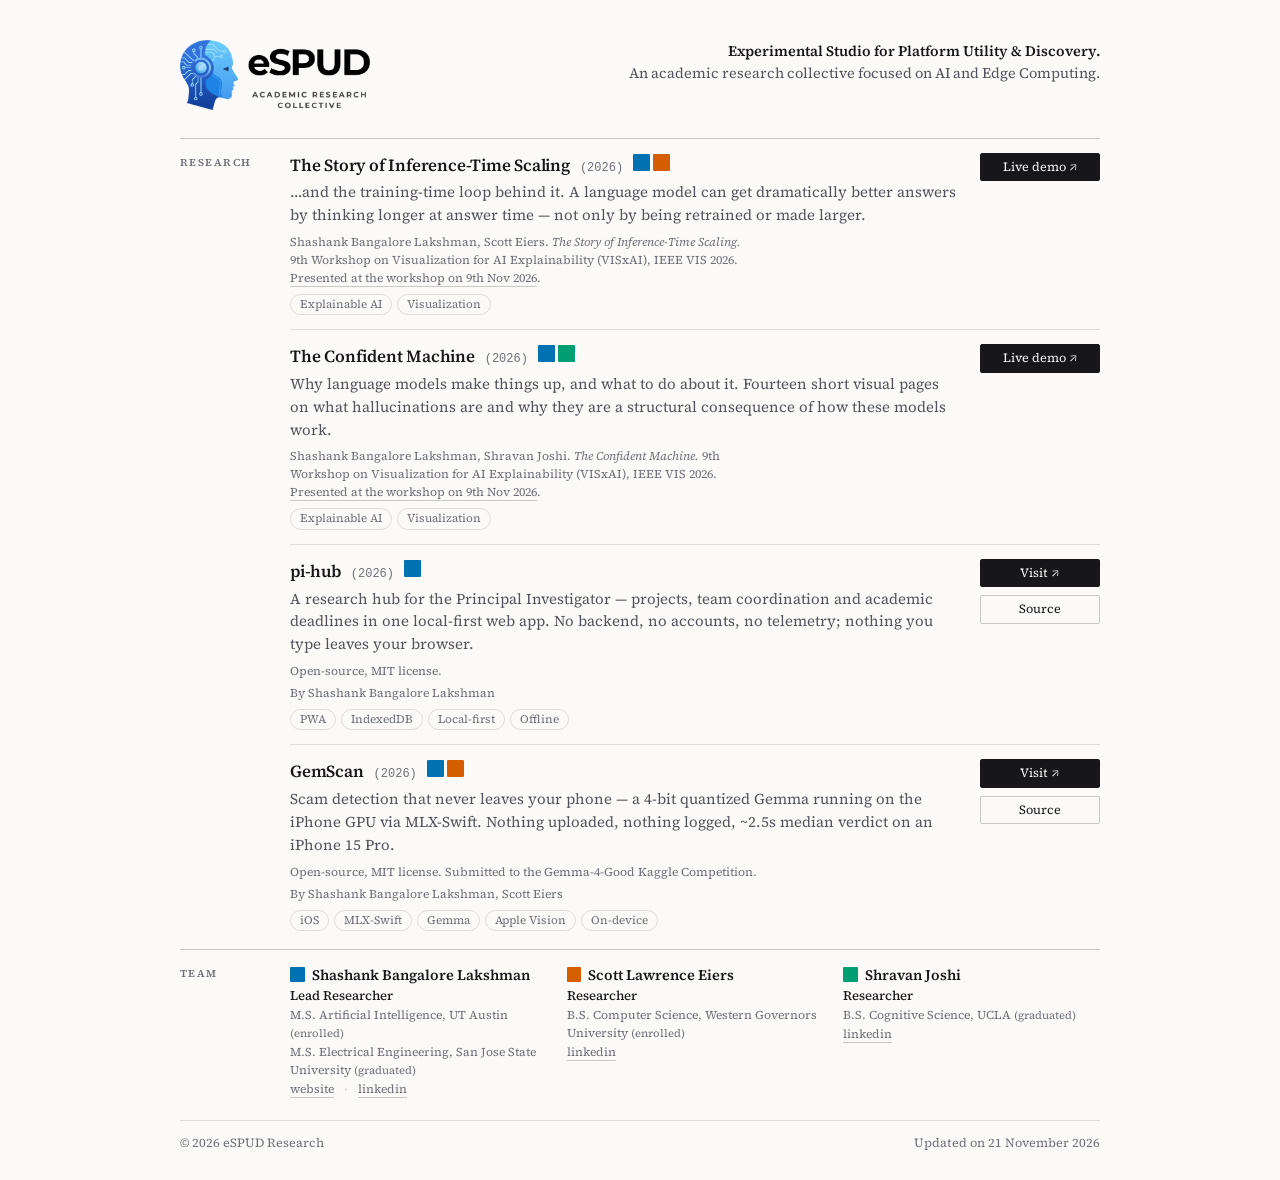
<file: index.html>
<!DOCTYPE html>
<html lang="en">
<head>
  <meta charset="UTF-8" />
  <meta name="viewport" content="width=device-width, initial-scale=1.0" />
  <title>eSPUD — Experimental Studio for Platform Utility &amp; Discovery</title>
  <meta name="description" content="eSPUD (Experimental Studio for Platform Utility &amp; Discovery) is an academic research collective focused on AI and Edge Computing." />
  <meta name="theme-color" content="#FBFAF8" />

  <link rel="icon" type="image/png" href="assets/logo-mark.png?v=2" />
  <link rel="preconnect" href="https://fonts.googleapis.com" />
  <link rel="preconnect" href="https://fonts.gstatic.com" crossorigin />
  <link href="https://fonts.googleapis.com/css2?family=Source+Serif+4:opsz,wght@8..60,400;8..60,600&display=swap" rel="stylesheet" />
  <link rel="stylesheet" href="css/style.css" />
</head>
<body>

  <main class="wrap" id="main" tabindex="-1">

    <div class="head">
      <div class="head-top">
        <img class="head-logo" src="assets/logo.png?v=2" alt="eSPUD — academic research collective" />
        <h1>eSPUD — Experimental Studio for Platform Utility &amp; Discovery</h1>
        <p><strong>Experimental Studio for Platform Utility &amp; Discovery.</strong><br /> An academic research collective focused on AI and Edge Computing.</p>
      </div>
    </div>

    <section class="sec" id="research">
      <h2>Research</h2>
      <div>
        <article class="row" id="inference-time-scaling">
          <div class="row-main">
          <div class="row-top">
            <h3>The Story of Inference-Time Scaling</h3>
            <span class="year">(2026)</span>
            <span class="who" role="img" aria-label="Contributors: Shashank Bangalore Lakshman, Scott Lawrence Eiers"><i class="m m-sbl" title="Shashank Bangalore Lakshman"></i><i class="m m-sle" title="Scott Lawrence Eiers"></i></span>
          </div>
          <p>…and the training-time loop behind it. A language model can get dramatically better answers by thinking longer at answer time — not only by being retrained or made larger.</p>
          <p class="cite">
            Shashank Bangalore Lakshman, Scott Eiers.
            <em>The Story of Inference-Time Scaling.</em>
            9th Workshop on Visualization for AI Explainability (VISxAI), IEEE VIS 2026. <a href="https://ieeevis.org/year/2026/program/session/w-visxai-visxai-2/" target="_blank" rel="noopener">Presented at the workshop on 9th Nov 2026</a>.
          </p>
          <div class="tags">
            <span>Explainable AI</span><span>Visualization</span>
          </div>
          </div>
          <div class="actions">
            <a class="btn" href="https://inferencetimescaling.espud.org" target="_blank" rel="noopener">Live demo ↗</a>
          </div>
        </article>

        <article class="row" id="confident-machine">
          <div class="row-main">
          <div class="row-top">
            <h3>The Confident Machine</h3>
            <span class="year">(2026)</span>
            <span class="who" role="img" aria-label="Contributors: Shashank Bangalore Lakshman, Shravan Joshi"><i class="m m-sbl" title="Shashank Bangalore Lakshman"></i><i class="m m-sj" title="Shravan Joshi"></i></span>
          </div>
          <p>Why language models make things up, and what to do about it. Fourteen short visual pages on what hallucinations are and why they are a structural consequence of how these models work.</p>
          <p class="cite">
            Shashank Bangalore Lakshman, Shravan Joshi.
            <em>The Confident Machine.</em>
            9th Workshop on Visualization for AI Explainability (VISxAI), IEEE VIS 2026. <a href="https://ieeevis.org/year/2026/program/session/w-visxai-visxai-2/" target="_blank" rel="noopener">Presented at the workshop on 9th Nov 2026</a>.
          </p>
          <div class="tags">
            <span>Explainable AI</span><span>Visualization</span>
          </div>
          </div>
          <div class="actions">
            <a class="btn" href="https://theconfidentmachine.espud.org/" target="_blank" rel="noopener">Live demo ↗</a>
          </div>
        </article>
        <article class="row" id="pi-hub">
          <div class="row-main">
          <div class="row-top">
            <h3>pi-hub</h3>
            <span class="year">(2026)</span>
            <span class="who" role="img" aria-label="Contributors: Shashank Bangalore Lakshman"><i class="m m-sbl" title="Shashank Bangalore Lakshman"></i></span>
          </div>
          <p>A research hub for the Principal Investigator — projects, team coordination and academic deadlines in one local-first web app. No backend, no accounts, no telemetry; nothing you type leaves your browser.</p>
          <p class="cite">Open-source, MIT license.</p>
          <div class="meta">By Shashank Bangalore Lakshman</div>
          <div class="tags">
            <span>PWA</span><span>IndexedDB</span><span>Local-first</span><span>Offline</span>
          </div>
          </div>
          <div class="actions">
            <a class="btn" href="https://pi-hub-eight.vercel.app/" target="_blank" rel="noopener">Visit ↗</a>
            <a class="btn btn-ghost" href="https://github.com/eSPUD/PI-hub" target="_blank" rel="noopener">Source</a>
          </div>
        </article>

        <article class="row" id="gemscan">
          <div class="row-main">
          <div class="row-top">
            <h3>GemScan</h3>
            <span class="year">(2026)</span>
            <span class="who" role="img" aria-label="Contributors: Shashank Bangalore Lakshman, Scott Lawrence Eiers"><i class="m m-sbl" title="Shashank Bangalore Lakshman"></i><i class="m m-sle" title="Scott Lawrence Eiers"></i></span>
          </div>
          <p>Scam detection that never leaves your phone — a 4-bit quantized Gemma running on the iPhone GPU via MLX-Swift. Nothing uploaded, nothing logged, ~2.5s median verdict on an iPhone 15 Pro.</p>
          <p class="cite">Open-source, MIT license. Submitted to the Gemma-4-Good Kaggle Competition.</p>
          <div class="meta">By Shashank Bangalore Lakshman, Scott Eiers</div>
          <div class="tags">
            <span>iOS</span><span>MLX-Swift</span><span>Gemma</span><span>Apple Vision</span><span>On-device</span>
          </div>
          </div>
          <div class="actions">
            <a class="btn" href="https://gemscan.github.io/GemScan/" target="_blank" rel="noopener">Visit ↗</a>
            <a class="btn btn-ghost" href="https://github.com/GemScan/GemScan" target="_blank" rel="noopener">Source</a>
          </div>
        </article>
      </div>
    </section>

    <section class="sec" id="team">
      <h2>Team</h2>
      <div class="people">
        <div class="person">
          <b><i class="m m-sbl"></i>Shashank Bangalore Lakshman</b>
          <span class="role">Lead Researcher</span>
          <span>M.S. Artificial Intelligence, UT Austin <i class="standing">enrolled</i></span>
          <span>M.S. Electrical Engineering, San Jose State University <i class="standing">graduated</i></span>
          <span>
            <a href="https://shashankbl.github.io" target="_blank" rel="noopener">website</a>
            <span class="sep">·</span> <a href="https://www.linkedin.com/in/shashankbl/" target="_blank" rel="noopener">linkedin</a>
          </span>
        </div>
        <div class="person">
          <b><i class="m m-sle"></i>Scott Lawrence Eiers</b>
          <span class="role">Researcher</span>
          <span>B.S. Computer Science, Western Governors University <i class="standing">enrolled</i></span>
          <span>
            <a href="https://www.linkedin.com/in/scott-eiers-a3403a244/" target="_blank" rel="noopener">linkedin</a>
          </span>
        </div>
        <div class="person">
          <b><i class="m m-sj"></i>Shravan Joshi</b>
          <span class="role">Researcher</span>
          <span>B.S. Cognitive Science, UCLA <i class="standing">graduated</i></span>
          <span>
            <a href="https://www.linkedin.com/in/shravanjoshi-ca/" target="_blank" rel="noopener">linkedin</a>
          </span>
        </div>
      </div>
    </section>

    <div class="foot">
      <span>© <span id="year">2026</span> eSPUD Research</span>
      <span class="updated">Updated on 21 November 2026</span>
    </div>

  </main>

  <script src="js/main.js"></script>
  <script src="js/keyboard.js"></script>
</body>
</html>
</file>
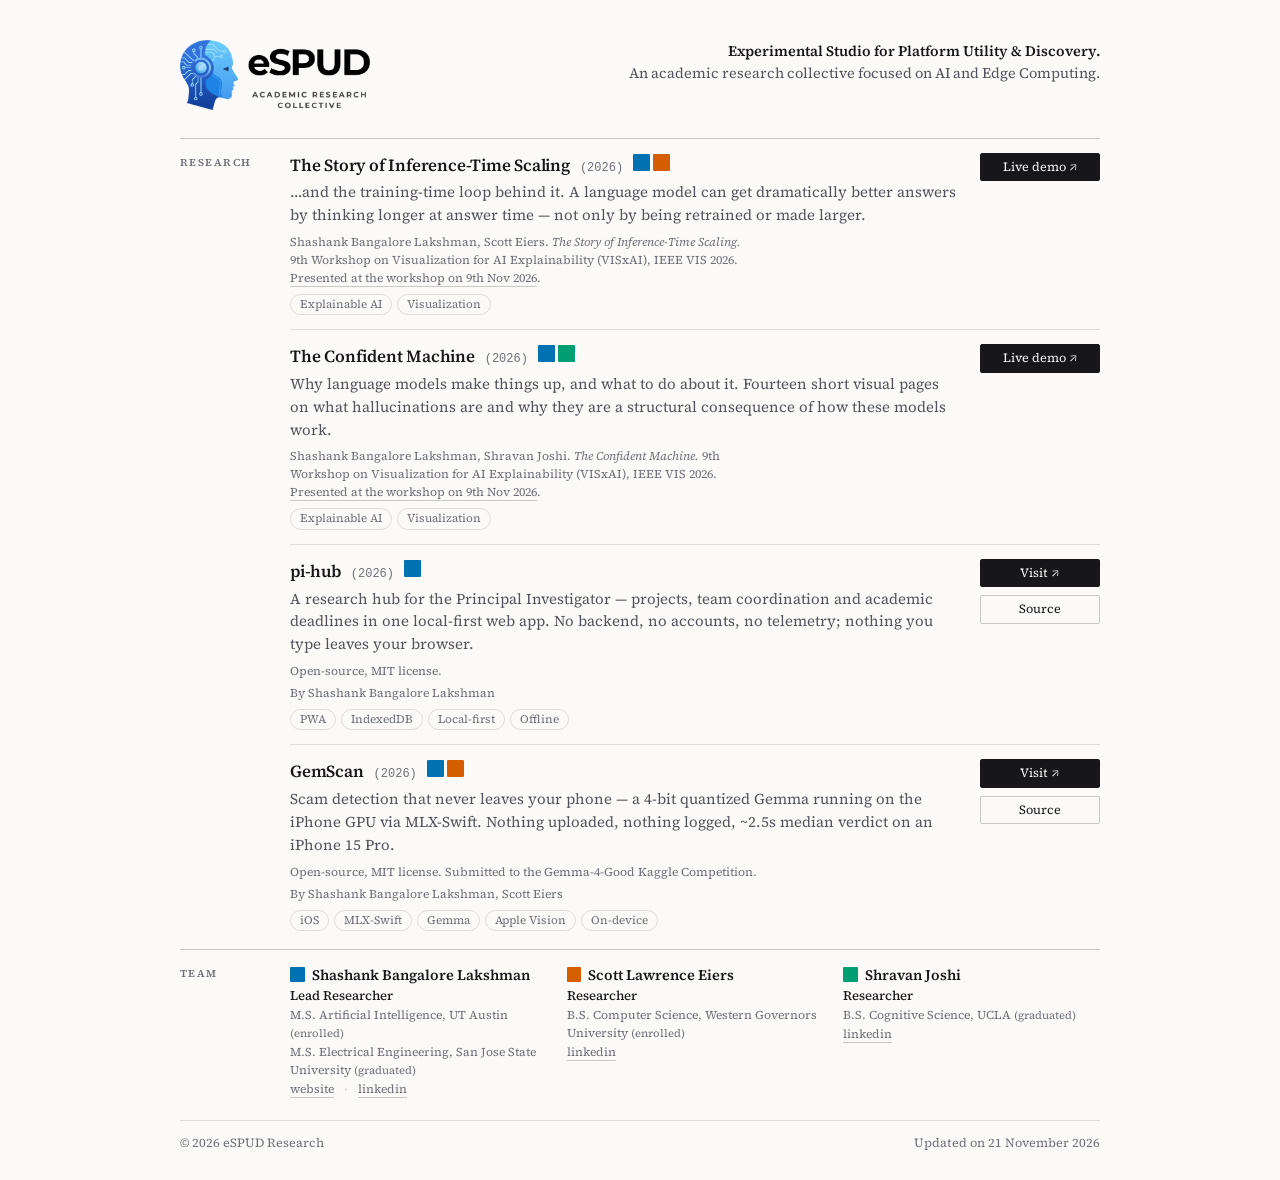
<file: projects.html>
<!DOCTYPE html>
<html lang="en">
<head>
  <meta charset="UTF-8" />
  <meta name="viewport" content="width=device-width, initial-scale=1.0" />
  <title>eSPUD</title>
  <link rel="canonical" href="https://espud.org/#research" />
  <meta name="robots" content="noindex" />
  <!-- The site is a single page now; this stub keeps the old URL working. -->
  <meta http-equiv="refresh" content="0; url=/#research" />
  <script>
    // Forward per-item deep links (e.g. /research.html#confident-machine)
    // to the matching row, falling back to the section.
    location.replace('/' + (location.hash || '#research'));
  </script>
</head>
<body>
  <p>Moved to <a href="/#research">espud.org/#research</a>.</p>
</body>
</html>
</file>
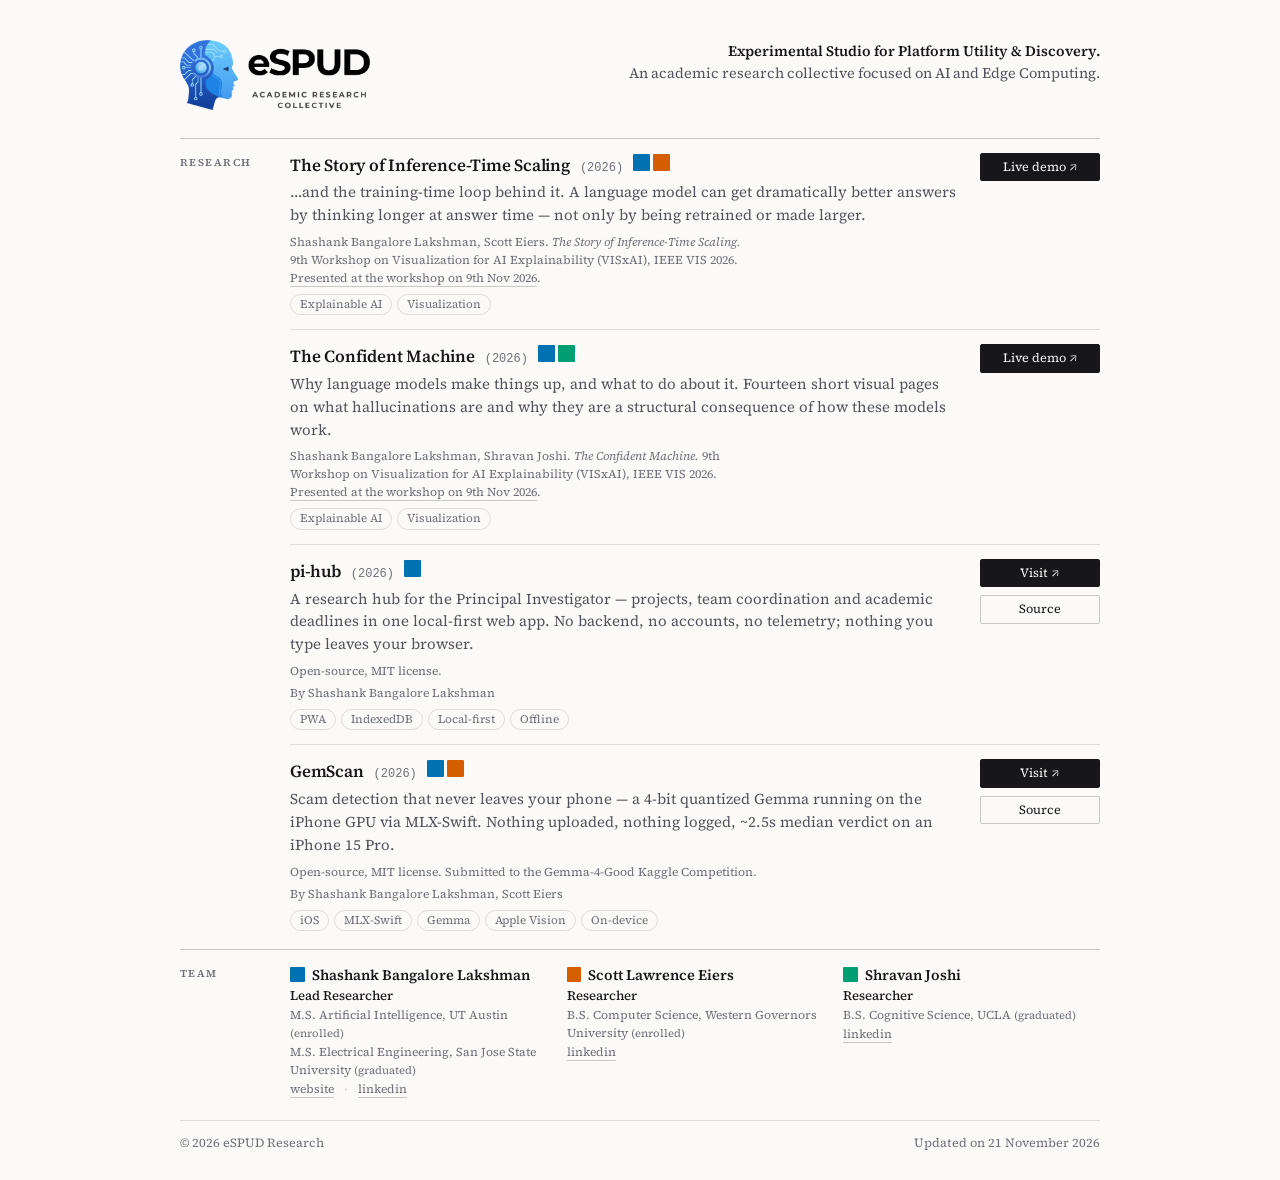
<file: team.html>
<!DOCTYPE html>
<html lang="en">
<head>
  <meta charset="UTF-8" />
  <meta name="viewport" content="width=device-width, initial-scale=1.0" />
  <title>eSPUD</title>
  <link rel="canonical" href="https://espud.org/#team" />
  <meta name="robots" content="noindex" />
  <!-- The site is a single page now; this stub keeps the old URL working. -->
  <meta http-equiv="refresh" content="0; url=/#team" />
  <script>
    // Forward per-item deep links (e.g. /research.html#confident-machine)
    // to the matching row, falling back to the section.
    location.replace('/' + (location.hash || '#team'));
  </script>
</head>
<body>
  <p>Moved to <a href="/#team">espud.org/#team</a>.</p>
</body>
</html>
</file>
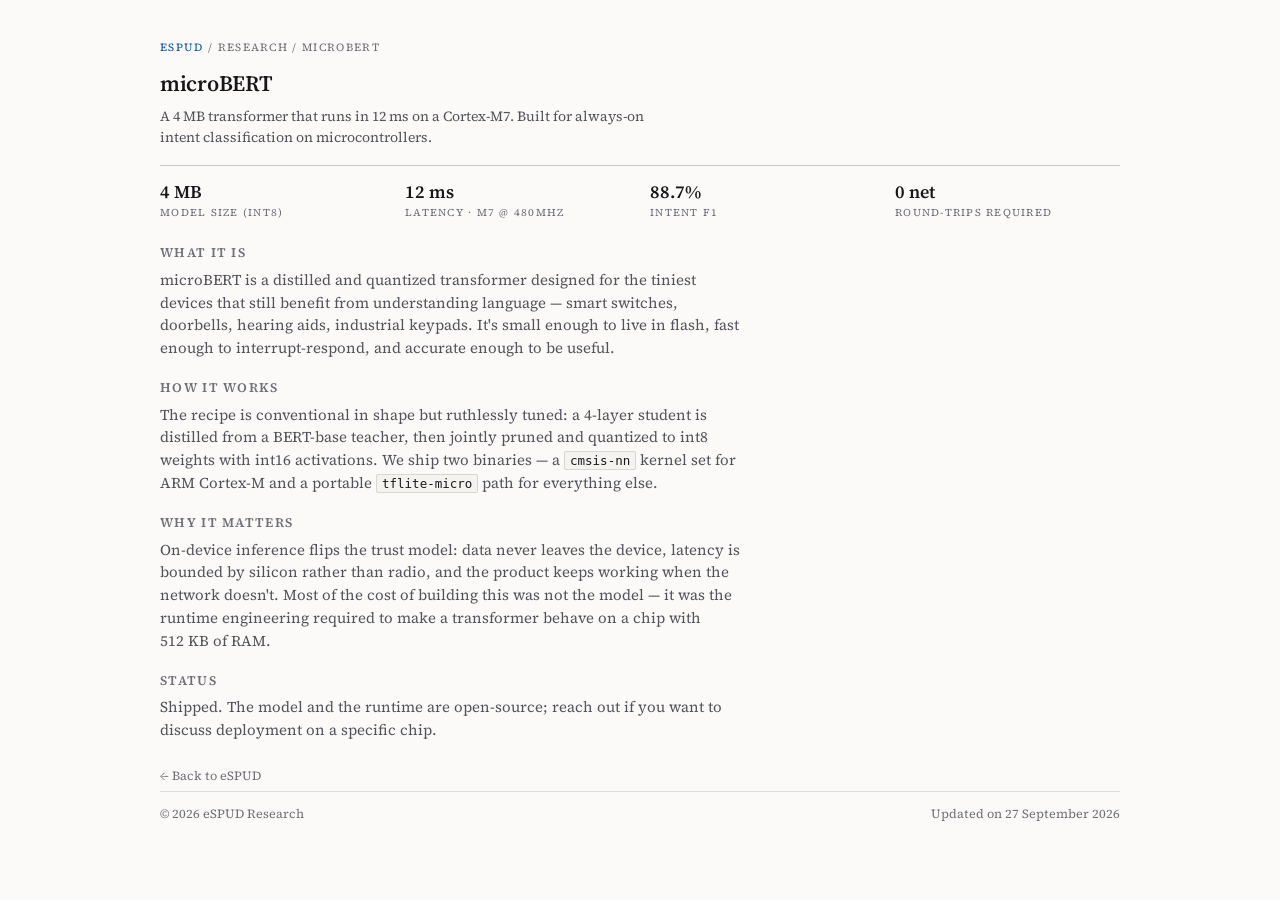
<file: projects/microbert.html>
<!DOCTYPE html>
<html lang="en">
<head>
  <meta charset="UTF-8" />
  <meta name="viewport" content="width=device-width, initial-scale=1.0" />
  <title>microBERT — eSPUD</title>
  <meta name="description" content="microBERT: a 4MB transformer that runs in 12ms on a Cortex-M7." />

  <meta name="theme-color" content="#FBFAF8" />

  <link rel="icon" type="image/png" href="../assets/logo-mark.png?v=2" />
  <link rel="preconnect" href="https://fonts.googleapis.com" />
  <link rel="preconnect" href="https://fonts.gstatic.com" crossorigin />
  <link href="https://fonts.googleapis.com/css2?family=Source+Serif+4:opsz,wght@8..60,400;8..60,600&display=swap" rel="stylesheet" />
  <link rel="stylesheet" href="../css/style.css" />

</head>
<body>

  <main class="page wrap" id="main" tabindex="-1">
      <div class="crumbs"><a href="/">eSPUD</a> / Research / microBERT</div>
      <h1>microBERT</h1>
      <p class="lede">A 4&nbsp;MB transformer that runs in 12&nbsp;ms on a Cortex-M7. Built for always-on intent classification on microcontrollers.</p>

      <div class="stat-row">
        <div class="stat-card"><div class="num">4&nbsp;MB</div><div class="lbl">Model size (int8)</div></div>
        <div class="stat-card"><div class="num">12&nbsp;ms</div><div class="lbl">Latency · M7 @ 480MHz</div></div>
        <div class="stat-card"><div class="num">88.7%</div><div class="lbl">Intent F1</div></div>
        <div class="stat-card"><div class="num">0&nbsp;net</div><div class="lbl">Round-trips required</div></div>
      </div>

      <div class="prose">
        <h2>What it is</h2>
        <p>microBERT is a distilled and quantized transformer designed for the tiniest devices that still benefit from understanding language — smart switches, doorbells, hearing aids, industrial keypads. It's small enough to live in flash, fast enough to interrupt-respond, and accurate enough to be useful.</p>

        <h2>How it works</h2>
        <p>The recipe is conventional in shape but ruthlessly tuned: a 4-layer student is distilled from a BERT-base teacher, then jointly pruned and quantized to int8 weights with int16 activations. We ship two binaries — a <code>cmsis-nn</code> kernel set for ARM Cortex-M and a portable <code>tflite-micro</code> path for everything else.</p>

        <h2>Why it matters</h2>
        <p>On-device inference flips the trust model: data never leaves the device, latency is bounded by silicon rather than radio, and the product keeps working when the network doesn't. Most of the cost of building this was not the model — it was the runtime engineering required to make a transformer behave on a chip with 512&nbsp;KB of RAM.</p>

        <h2>Status</h2>
        <p>Shipped. The model and the runtime are open-source; reach out if you want to discuss deployment on a specific chip.</p>

        <a class="back-link" href="/">← Back to eSPUD</a>
      </div>
  </main>

  <div class="wrap foot">
    <span>© <span id="year">2026</span> eSPUD Research</span>
    <span class="updated">Updated on 27 September 2026</span>
  </div>

  <script>
    document.getElementById('year').textContent = new Date().getFullYear();
  </script>
  <script src="../js/keyboard.js"></script>
</body>
</html>
</file>
<file: css/style.css>
/* =========================================================
   eSPUD — single page, single typeface, minimal whitespace
   Source Serif 4 only: hierarchy comes from size, weight, colour
   and tracking, never from a second family.
   ========================================================= */

:root {
  --bg:      #FBFAF8;   /* warm paper */
  --bg-2:    #F5F3EF;
  --text:    #17171A;   /* ink */
  --dim:     #52535A;
  --mute:    #6F7078;
  --rule:    rgba(23,23,26,0.13);
  --rule-2:  rgba(23,23,26,0.22);
  --accent:  #0B52B0;   /* the logo's blue, darkened to 7:1 on paper */

  /* One marker colour per member. Okabe-Ito blue / vermillion /
     bluish-green: the canonical set chosen to stay distinguishable
     under every common colour-vision deficiency. */
  --who-sbl: #0072B2;
  --who-sle: #D55E00;
  --who-sj:  #009E73;

  --font: 'Source Serif 4', Iowan Old Style, Charter, Georgia, serif;
  --wrap:  960px;
  --label: 90px;        /* the left rail every section hangs off */
  --action: 120px;      /* the matching right rail the buttons sit in */
  --radius: 2px;

  color-scheme: light;  /* light UA widgets + scrollbars on dark-mode systems */
}

* { box-sizing: border-box; }

html, body {
  margin: 0; padding: 0;
  background: var(--bg);
  color: var(--text);
  font-family: var(--font);
  font-size: 15px;
  line-height: 1.52;
  -webkit-font-smoothing: antialiased;
  -moz-osx-font-smoothing: grayscale;
  scroll-behavior: smooth;
}
img { display: block; max-width: 100%; }
a { color: inherit; text-decoration: none; }
button { font-family: inherit; cursor: pointer; }
h1, h2, h3 { font-weight: 600; letter-spacing: -0.012em; }

.wrap { max-width: var(--wrap); margin: 0 auto; padding: 0 20px; }

/* =========================================================
   ACCESSIBILITY
   ========================================================= */
:focus-visible { outline: 2px solid var(--accent); outline-offset: 2px; border-radius: var(--radius); }
*:focus:not(:focus-visible) { outline: none; }
[tabindex="-1"]:focus { outline: none; }

.skip-link {
  position: fixed;
  top: 8px; left: 50%;
  transform: translate(-50%, -180%);
  z-index: 2000;
  background: var(--text); color: var(--bg);
  font-size: 13px; font-weight: 500;
  padding: 7px 14px;
  border-radius: var(--radius);
  transition: transform .2s ease;
}
.skip-link:focus-visible { transform: translate(-50%, 0); outline: 2px solid var(--accent); }

.to-top {
  position: fixed;
  bottom: 16px; right: 16px;
  z-index: 60;
  width: 32px; height: 32px;
  display: grid; place-items: center;
  border: 0; border-radius: var(--radius);
  background: var(--text); color: var(--bg);
  opacity: 0; pointer-events: none;
  transition: opacity .2s ease, background .2s ease;
}
.to-top.is-visible { opacity: 1; pointer-events: auto; }
.to-top:hover { background: var(--accent); }

/* Keyboard-shortcuts dialog (injected by keyboard.js) */
.kbd-backdrop {
  position: fixed; inset: 0; z-index: 1900;
  display: grid; place-items: center; padding: 20px;
  background: rgba(23,23,26,0.28);
}
.kbd-backdrop[hidden] { display: none; }
body.kbd-modal-open { overflow: hidden; }
.kbd-modal {
  width: 100%; max-width: 400px;
  background: #fff;
  border: 1px solid var(--rule-2);
  border-radius: var(--radius);
  padding: 16px 18px 14px;
}
.kbd-modal-head { display: flex; align-items: center; justify-content: space-between; margin-bottom: 8px; }
.kbd-modal-head h2 { margin: 0; font-size: 14px; }
.kbd-close { background: none; border: 0; color: var(--mute); font-size: 20px; line-height: 1; padding: 0 4px; }
.kbd-close:hover { color: var(--text); }
.kbd-list { display: flex; flex-direction: column; }
.kbd-row { display: flex; align-items: center; gap: 12px; padding: 5px 0; border-bottom: 1px solid var(--rule); }
.kbd-row:last-child { border-bottom: 0; }
.kbd-keys { flex: 0 0 104px; display: flex; align-items: center; gap: 4px; }
.kbd-desc { font-size: 12.5px; color: var(--dim); }
.kbd-plus { color: var(--mute); font-size: 10px; }
kbd {
  font-family: inherit; font-size: 11px;
  color: var(--text); background: var(--bg-2);
  border: 1px solid var(--rule-2); border-radius: var(--radius);
  padding: 1px 6px; min-width: 20px; text-align: center; display: inline-block;
}
.kbd-hint { margin: 10px 0 0; font-size: 11.5px; color: var(--mute); }

/* =========================================================
   MASTHEAD — the logo, one line of prose, four counts
   ========================================================= */
.head { padding: 40px 0 14px; }
.head-top {
  display: flex;
  align-items: flex-start;
  justify-content: space-between;
  gap: 36px;
  margin-bottom: 14px;
}
.head-logo { width: 190px; flex: 0 0 auto; margin: 0; }
.head h1 {
  position: absolute; width: 1px; height: 1px;
  margin: -1px; padding: 0; overflow: hidden;
  clip: rect(0,0,0,0); white-space: nowrap; border: 0;
}
.head p { margin: 0; color: var(--dim); font-size: 14.5px; max-width: 62ch; text-align: right; }
.head p strong { font-weight: 600; color: var(--text); }

/* =========================================================
   SECTION — label rail + rows
   ========================================================= */
.sec {
  display: grid;
  grid-template-columns: var(--label) 1fr;
  gap: 0 20px;
  border-top: 1px solid var(--rule-2);
  padding: 14px 0 4px;
  scroll-margin-top: 12px;
}
.sec > h2 {
  margin: 2px 0 0;
  font-size: 10.5px; font-weight: 600;
  letter-spacing: 0.14em; text-transform: uppercase;
  color: var(--mute);
}

.row {
  padding: 0 0 14px;
  scroll-margin-top: 12px;
  display: grid;
  grid-template-columns: 1fr var(--action);
  column-gap: 24px;
  align-items: start;
}
.row-main { grid-column: 1; min-width: 0; }
.row + .row { border-top: 1px solid var(--rule); padding-top: 14px; }
.row-top { display: flex; align-items: baseline; gap: 10px; flex-wrap: wrap; }
.row-top h3 { margin: 0; font-size: 17px; }
.year {
  /* system mono — no extra font request on a one-family page */
  font-family: ui-monospace, SFMono-Regular, Menlo, Consolas, monospace;
  font-size: 12px;
  color: var(--mute);
  white-space: nowrap;
}

/* Contributor markers: bars the height of the text they sit beside */
.who { display: inline-flex; align-items: center; gap: 3px; font-size: 17px; }
.m {
  width: 1em;
  height: 1em;
  border-radius: 1px;
  display: inline-block;
  flex: 0 0 auto;
}
.m-sbl { background: var(--who-sbl); }
.m-sle { background: var(--who-sle); }
.m-sj  { background: var(--who-sj); }
.person b .m { margin-right: 7px; vertical-align: -0.12em; }
.row p { margin: 3px 0 0; color: var(--dim); }
.row .cite {
  margin: 6px 0 0;
  font-size: 12px;          /* a step down from the body text */
  line-height: 1.5;
  color: var(--mute);       /* #6F7078 — 4.7:1, the lightest grey that still passes AA */
  max-width: 78ch;
}
.row .cite em { font-style: italic; color: var(--mute); }
.row .cite a { color: var(--mute); border-bottom: 1px solid var(--rule-2); }
.row .cite a:hover { color: var(--text); border-bottom-color: var(--text); }
.row .meta { margin-top: 4px; font-size: 12px; color: var(--mute); }
.row .meta a { color: var(--mute); border-bottom: 1px solid var(--rule-2); }
.row .meta a:hover { color: var(--text); border-bottom-color: var(--text); }
.sep { color: var(--rule-2); margin: 0 7px; }

/* Research tags — pills, one per topic */
.tags { display: flex; flex-wrap: wrap; gap: 5px; margin-top: 7px; }
.tags span {
  font-size: 11.5px;
  line-height: 1.5;
  color: var(--mute);
  border: 1px solid var(--rule);
  border-radius: 999px;
  padding: 1px 9px;
}
/* Entry links are buttons: solid for the thing itself, hairline for source */
.actions {
  grid-column: 2;
  align-self: start;
  display: flex;
  flex-direction: column;
  align-items: stretch;
  gap: 8px;
  margin-top: 0;
}
.actions .btn { justify-content: center; }
.actions .btn {
  display: inline-flex;
  align-items: center;
  font-size: 12.5px;
  line-height: 1;
  padding: 7px 13px;
  border: 1px solid var(--text);
  border-radius: var(--radius);
  background: var(--text);
  color: var(--bg);
  transition: background .15s ease, border-color .15s ease, color .15s ease;
}
.actions .btn:hover { background: var(--accent); border-color: var(--accent); color: #fff; }
.actions .btn-ghost {
  background: none;
  color: var(--text);
  border-color: var(--rule-2);
}
.actions .btn-ghost:hover { background: none; color: var(--text); border-color: var(--text); }

/* team: three compact columns */
.people { display: grid; grid-template-columns: repeat(3, 1fr); gap: 0 20px; }
.person { padding-bottom: 14px; }
.person b { display: block; font-size: 14.5px; font-weight: 600; }
.person > span { display: block; font-size: 12px; color: var(--mute); }
.person .role { color: var(--text); font-weight: 500; font-size: 13px; }
.person .standing { font-style: normal; font-size: 11px; }
.person .standing::before { content: "("; }
.person .standing::after  { content: ")"; }
.person .sep { display: inline; }
.person a { color: var(--mute); border-bottom: 1px solid var(--rule-2); }
.person a:hover { color: var(--text); border-bottom-color: var(--text); }

.foot {
  border-top: 1px solid var(--rule);
  margin-top: 4px; padding: 12px 0 28px;
  display: flex; gap: 14px; flex-wrap: wrap;
  font-size: 12.5px; color: var(--mute);
}
.foot .updated { margin-left: auto; }
.foot a { border-bottom: 1px solid var(--rule-2); }
.foot a:hover { color: var(--text); border-bottom-color: var(--text); }

/* =========================================================
   DETAIL PAGE (projects/microbert.html)
   ========================================================= */
.page { padding: 40px 0 0; }
.crumbs { font-size: 11px; letter-spacing: 0.12em; text-transform: uppercase; color: var(--mute); margin-bottom: 10px; }
.crumbs a { color: var(--accent); }
.page h1 { margin: 0 0 6px; font-size: 22px; }
.page .lede { margin: 0; color: var(--dim); font-size: 14px; max-width: 74ch; }
.stat-row { display: grid; grid-template-columns: repeat(auto-fit, minmax(150px, 1fr)); gap: 0 20px; margin: 16px 0 0; border-top: 1px solid var(--rule-2); padding-top: 12px; }
.stat-card .num { font-size: 18px; font-weight: 600; font-variant-numeric: tabular-nums; }
.stat-card .lbl { font-size: 10.5px; letter-spacing: 0.12em; text-transform: uppercase; color: var(--mute); }
.prose { max-width: 74ch; padding: 4px 0 0; }
.prose h2 { font-size: 13px; letter-spacing: 0.1em; text-transform: uppercase; color: var(--mute); margin: 18px 0 6px; }
.prose p { margin: 0 0 10px; color: var(--dim); }
.prose code { font-family: ui-monospace, SFMono-Regular, Menlo, Consolas, monospace; font-size: 12.5px; background: var(--bg-2); border: 1px solid var(--rule); border-radius: var(--radius); padding: 1px 5px; color: var(--text); }
.back-link { display: inline-block; margin: 14px 0 0; font-size: 12.5px; color: var(--mute); }
.back-link:hover { color: var(--text); }

/* =========================================================
   RESPONSIVE
   ========================================================= */
@media (max-width: 720px) {
  .sec { grid-template-columns: 1fr; gap: 6px; }
  .people { grid-template-columns: 1fr; }
  .person + .person { border-top: 1px solid var(--rule); padding-top: 12px; }
  .head-logo { width: 165px; }
  .head-top { flex-direction: column; gap: 12px; }
  .head p { text-align: left; max-width: none; }
  .row { grid-template-columns: 1fr; }
  .row .actions {
    grid-column: 1;
    flex-direction: row;
    flex-wrap: wrap;
    align-items: flex-start;
    margin-top: 10px;
  }

}
</file>
